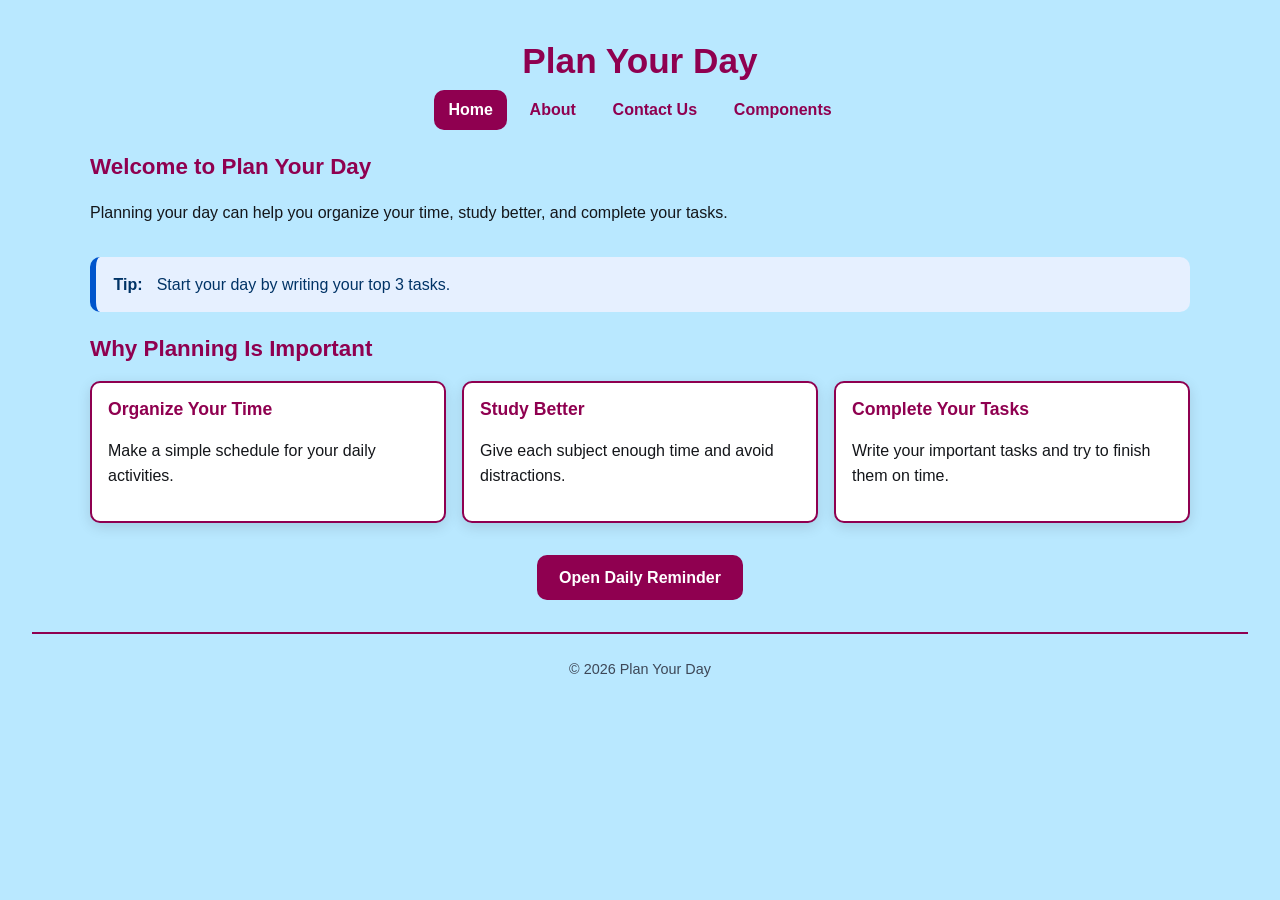
<file: index.html>
<!DOCTYPE html>
<html lang="en">
<head>
    <meta charset="UTF-8">
    <meta name="viewport" content="width=device-width, initial-scale=1.0">
    <meta name="description" content="Plan Your Day - organize your time, study better, and complete your tasks.">
    <meta name="theme-color" content="#8f0050">
    <title>Plan Your Day - Home</title>
    <link rel="stylesheet" href="stylesheet.css">
</head>

<body>

    <a href="#main" class="skip-link">Skip to main content</a>

    <header>
        <h1>Plan Your Day</h1>

        <nav aria-label="Main navigation">
            <a href="index.html" aria-current="page">Home</a>
            <a href="about.html">About</a>
            <a href="contact.html">Contact Us</a>
            <a href="components.html">Components</a>
        </nav>
    </header>

    <main id="main">

        <section aria-labelledby="welcome-heading">
            <h2 id="welcome-heading">Welcome to Plan Your Day</h2>
            <p>
                Planning your day can help you organize your time,
                study better, and complete your tasks.
            </p>
        </section>

        <div class="alert alert-info" role="status">
            <strong>Tip:</strong>&nbsp;Start your day by writing your top 3 tasks.
        </div>

        <section aria-labelledby="why-heading">
            <h2 id="why-heading">Why Planning Is Important</h2>

            <div class="grid">
                <article class="card">
                    <h3>Organize Your Time</h3>
                    <p>Make a simple schedule for your daily activities.</p>
                </article>

                <article class="card">
                    <h3>Study Better</h3>
                    <p>Give each subject enough time and avoid distractions.</p>
                </article>

                <article class="card">
                    <h3>Complete Your Tasks</h3>
                    <p>Write your important tasks and try to finish them on time.</p>
                </article>
            </div>
        </section>

        <p class="center">
            <a href="#modal" class="btn">Open Daily Reminder</a>
        </p>

        <div id="modal" class="modal" role="dialog" aria-labelledby="modal-title">
            <a href="#main" class="modal-backdrop" aria-label="Close modal" tabindex="-1"></a>
            <div class="modal-content">
                <h2 id="modal-title">Daily Reminder</h2>
                <p>Don't forget to review your plan at the end of the day!</p>
                <div class="modal-actions">
                    <a href="#main" class="btn" aria-label="Close modal">Close</a>
                </div>
            </div>
        </div>

    </main>

    <footer>
        <p>&copy; 2026 Plan Your Day</p>
    </footer>

</body>
</html>
</file>
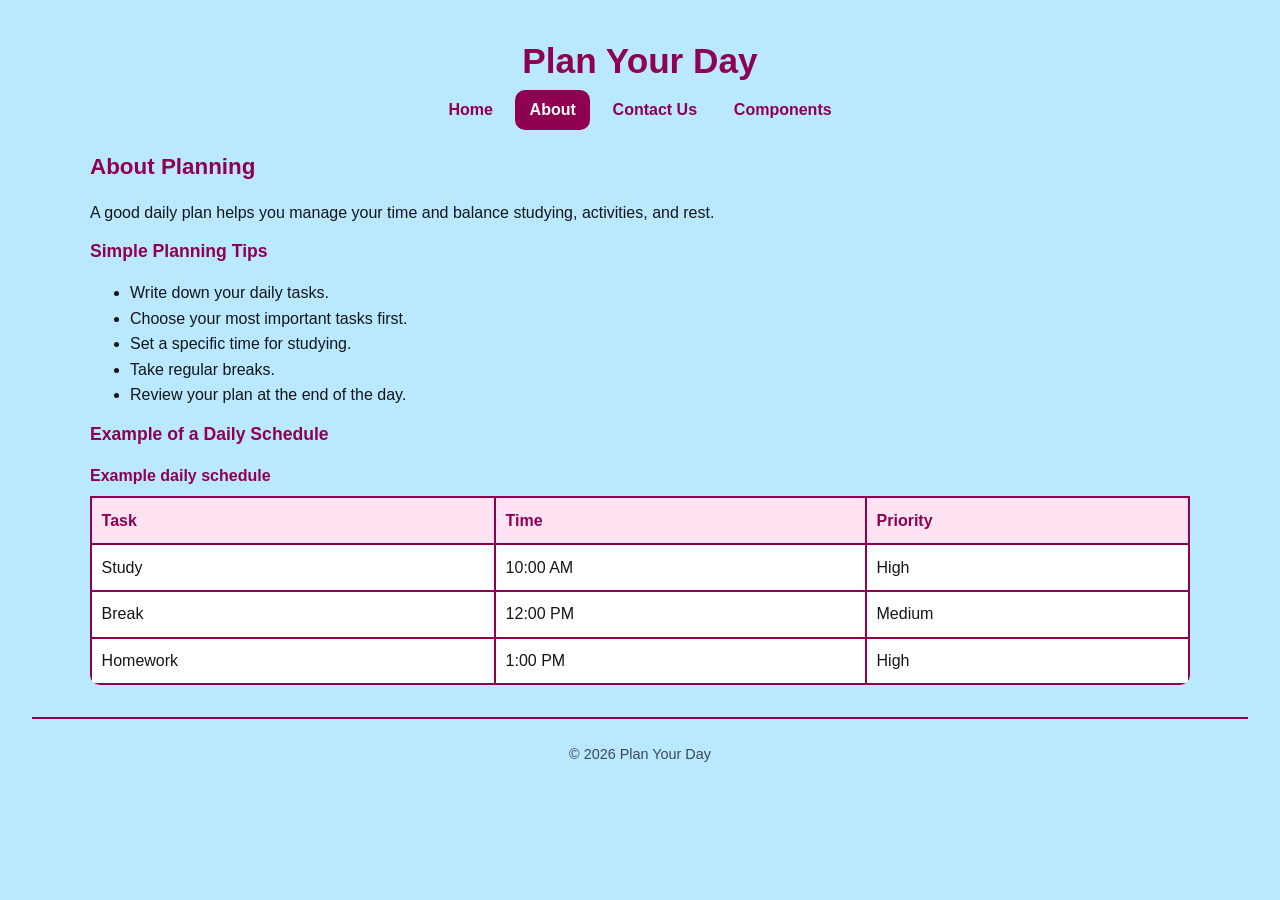
<file: about.html>
<!DOCTYPE html>
<html lang="en">
<head>
    <meta charset="UTF-8">
    <meta name="viewport" content="width=device-width, initial-scale=1.0">
    <meta name="description" content="About planning your day effectively.">
    <meta name="theme-color" content="#8f0050">
    <title>Plan Your Day - About</title>
    <link rel="stylesheet" href="stylesheet.css">
</head>

<body>

    <a href="#main" class="skip-link">Skip to main content</a>

    <header>
        <h1>Plan Your Day</h1>

        <nav aria-label="Main navigation">
            <a href="index.html">Home</a>
            <a href="about.html" aria-current="page">About</a>
            <a href="contact.html">Contact Us</a>
            <a href="components.html">Components</a>
        </nav>
    </header>

    <main id="main">

        <h2>About Planning</h2>
        <p>
            A good daily plan helps you manage your time
            and balance studying, activities, and rest.
        </p>

        <h3>Simple Planning Tips</h3>
        <ul>
            <li>Write down your daily tasks.</li>
            <li>Choose your most important tasks first.</li>
            <li>Set a specific time for studying.</li>
            <li>Take regular breaks.</li>
            <li>Review your plan at the end of the day.</li>
        </ul>

        <h3>Example of a Daily Schedule</h3>

        <div class="table-wrap">
            <table>
                <caption>Example daily schedule</caption>
                <thead>
                    <tr>
                        <th scope="col">Task</th>
                        <th scope="col">Time</th>
                        <th scope="col">Priority</th>
                    </tr>
                </thead>
                <tbody>
                    <tr><td>Study</td><td>10:00 AM</td><td>High</td></tr>
                    <tr><td>Break</td><td>12:00 PM</td><td>Medium</td></tr>
                    <tr><td>Homework</td><td>1:00 PM</td><td>High</td></tr>
                </tbody>
            </table>
        </div>

    </main>

    <footer>
        <p>&copy; 2026 Plan Your Day</p>
    </footer>

</body>
</html>
</file>
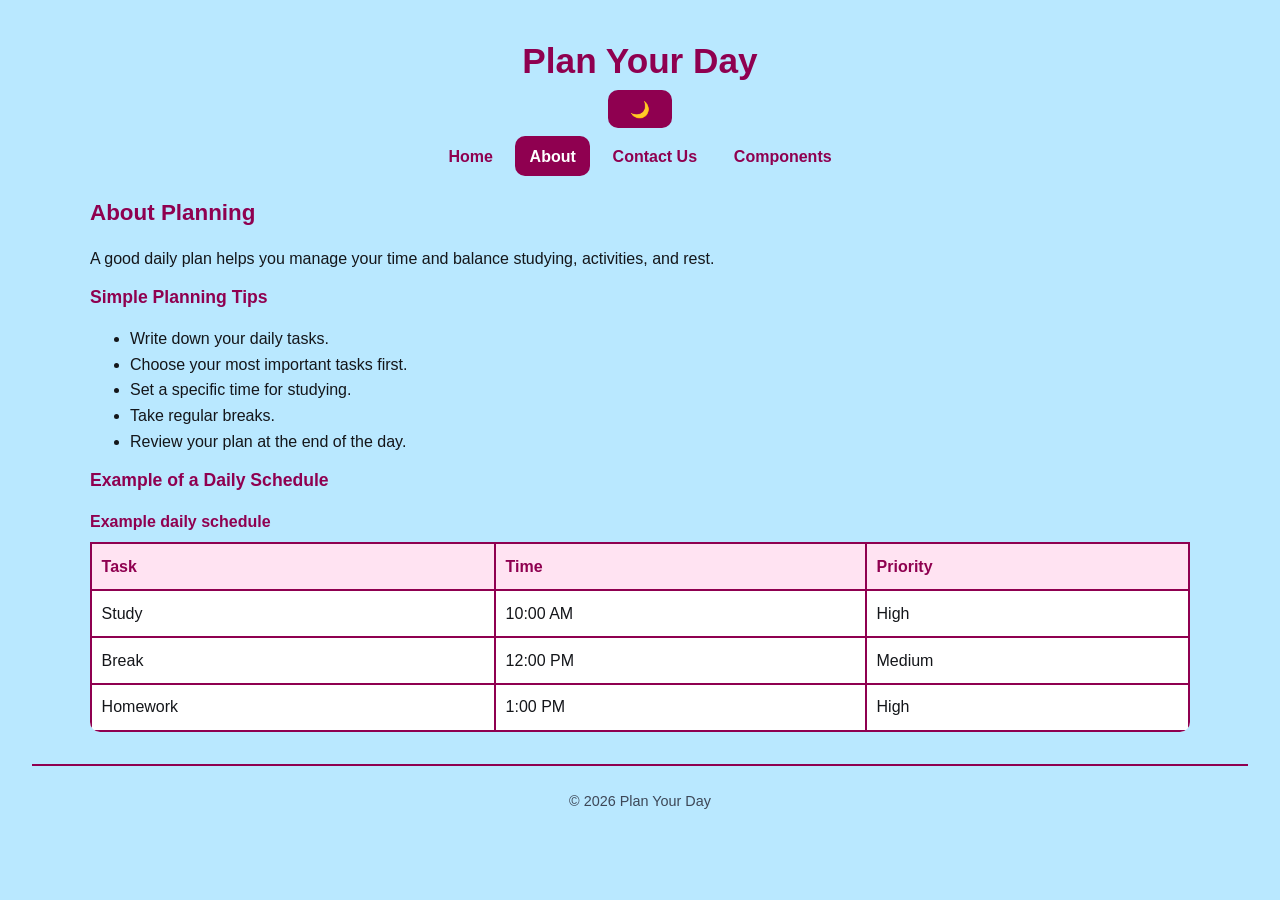
<file: about.html.html>
<!DOCTYPE html>
<html lang="en">
<head>
    <meta charset="UTF-8">
    <meta name="viewport" content="width=device-width, initial-scale=1.0">
    <meta name="description" content="About planning your day effectively.">
    <title>Plan Your Day - About</title>
    <link rel="stylesheet" href="stylesheet.css">
</head>

<body>

    <a href="#main" class="skip-link">Skip to main content</a>

    <header role="banner">
        <h1>Plan Your Day</h1>

        <button id="theme-toggle" class="theme-toggle" type="button"
                aria-label="Toggle dark mode" title="Toggle dark mode">🌙</button>

        <nav aria-label="Main navigation">
            <a href="index.html">Home</a>
            <a href="about.html" aria-current="page">About</a>
            <a href="contact.html">Contact Us</a>
            <a href="components.html">Components</a>
        </nav>
    </header>

    <main id="main" role="main">

        <h2>About Planning</h2>
        <p>
            A good daily plan helps you manage your time
            and balance studying, activities, and rest.
        </p>

        <h3>Simple Planning Tips</h3>
        <ul>
            <li>Write down your daily tasks.</li>
            <li>Choose your most important tasks first.</li>
            <li>Set a specific time for studying.</li>
            <li>Take regular breaks.</li>
            <li>Review your plan at the end of the day.</li>
        </ul>

        <h3>Example of a Daily Schedule</h3>

        <div class="table-wrap">
            <table>
                <caption>Example daily schedule</caption>
                <thead>
                    <tr>
                        <th scope="col">Task</th>
                        <th scope="col">Time</th>
                        <th scope="col">Priority</th>
                    </tr>
                </thead>
                <tbody>
                    <tr><td>Study</td><td>10:00 AM</td><td>High</td></tr>
                    <tr><td>Break</td><td>12:00 PM</td><td>Medium</td></tr>
                    <tr><td>Homework</td><td>1:00 PM</td><td>High</td></tr>
                </tbody>
            </table>
        </div>

    </main>

    <footer role="contentinfo">
        <p>&copy; 2026 Plan Your Day</p>
    </footer>

    <script>
    (function () {
        var html = document.documentElement;
        var btn = document.getElementById('theme-toggle');
        var saved = localStorage.getItem('theme');
        if (saved === 'dark') html.classList.add('dark');
        else if (saved === 'light') html.classList.add('light');

        function updateIcon() {
            var isDark = html.classList.contains('dark') ||
                (!html.classList.contains('light') &&
                 window.matchMedia('(prefers-color-scheme: dark)').matches);
            btn.textContent = isDark ? '☀️' : '🌙';
        }

        btn.addEventListener('click', function () {
            var isDarkNow = html.classList.contains('dark') ||
                (!html.classList.contains('light') &&
                 window.matchMedia('(prefers-color-scheme: dark)').matches);
            if (isDarkNow) {
                html.classList.remove('dark');
                html.classList.add('light');
                localStorage.setItem('theme', 'light');
            } else {
                html.classList.remove('light');
                html.classList.add('dark');
                localStorage.setItem('theme', 'dark');
            }
            updateIcon();
        });

        updateIcon();
    })();
    </script>

</body>
</html>
</file>
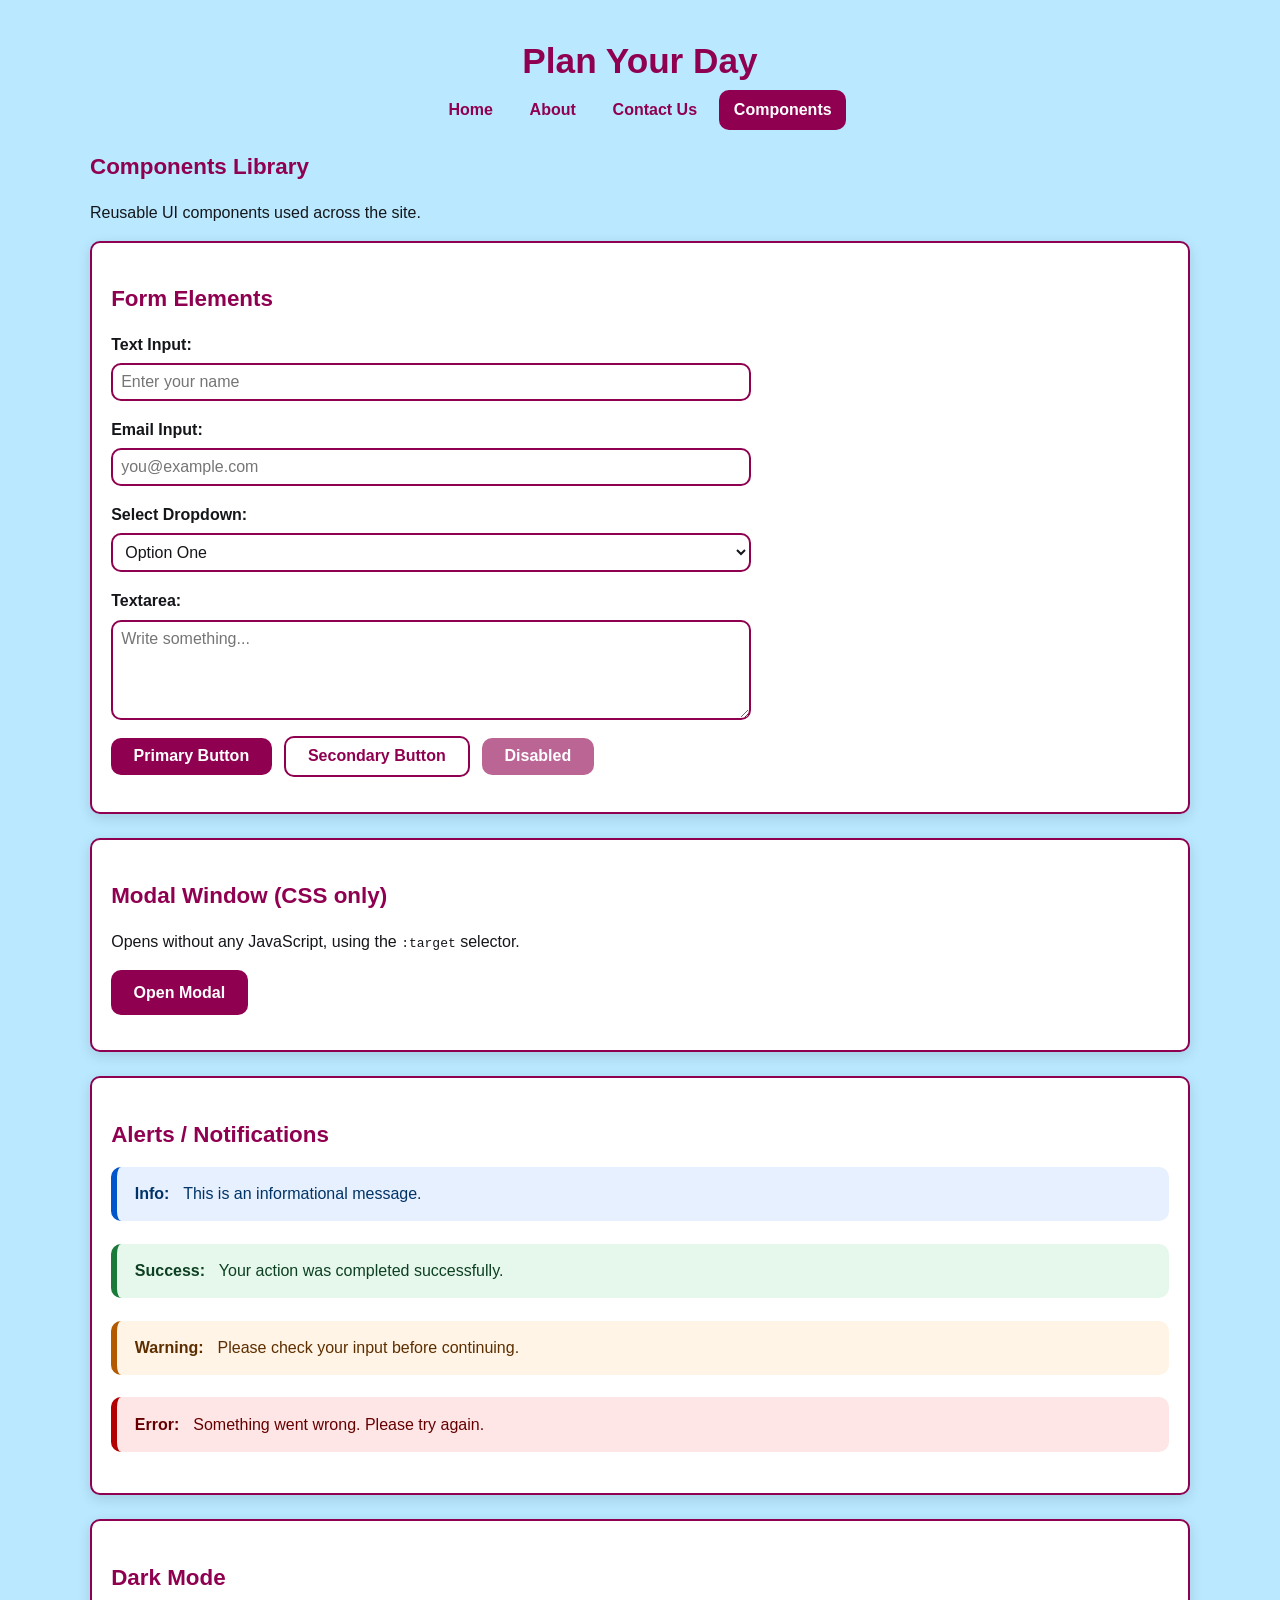
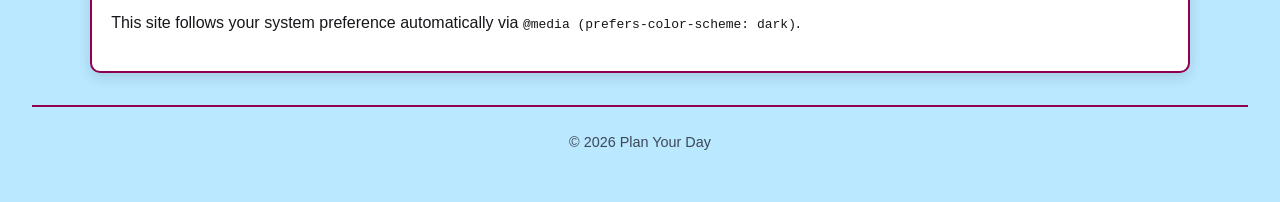
<file: components.html>
<!DOCTYPE html>
<html lang="en">
<head>
    <meta charset="UTF-8">
    <meta name="viewport" content="width=device-width, initial-scale=1.0">
    <meta name="description" content="Reusable UI components: forms, modals, alerts and dark mode.">
    <meta name="theme-color" content="#8f0050">
    <title>Plan Your Day - Components Library</title>
    <link rel="stylesheet" href="stylesheet.css">
</head>

<body>

    <a href="#main" class="skip-link">Skip to main content</a>

    <header>
        <h1>Plan Your Day</h1>

        <nav aria-label="Main navigation">
            <a href="index.html">Home</a>
            <a href="about.html">About</a>
            <a href="contact.html">Contact Us</a>
            <a href="components.html" aria-current="page">Components</a>
        </nav>
    </header>

    <main id="main">

        <h2>Components Library</h2>
        <p>Reusable UI components used across the site.</p>

        <section aria-labelledby="form-heading" class="demo-block">
            <h2 id="form-heading">Form Elements</h2>

            <form action="#" method="post">

                <div class="field">
                    <label for="demo-text">Text Input:</label>
                    <input type="text" id="demo-text" name="demo-text"
                           placeholder="Enter your name" autocomplete="name">
                </div>

                <div class="field">
                    <label for="demo-email">Email Input:</label>
                    <input type="email" id="demo-email" name="demo-email"
                           placeholder="you@example.com" autocomplete="email">
                </div>

                <div class="field">
                    <label for="demo-select">Select Dropdown:</label>
                    <select id="demo-select" name="demo-select">
                        <option value="one">Option One</option>
                        <option value="two">Option Two</option>
                        <option value="three">Option Three</option>
                    </select>
                </div>

                <div class="field">
                    <label for="demo-textarea">Textarea:</label>
                    <textarea id="demo-textarea" name="demo-textarea"
                              rows="4" placeholder="Write something..."></textarea>
                </div>

                <div class="demo-row">
                    <button type="submit" class="btn">Primary Button</button>
                    <button type="button" class="btn btn-secondary">Secondary Button</button>
                    <button type="button" class="btn" disabled>Disabled</button>
                </div>

            </form>
        </section>

        <section aria-labelledby="modal-heading" class="demo-block">
            <h2 id="modal-heading">Modal Window (CSS only)</h2>
            <p>Opens without any JavaScript, using the <code>:target</code> selector.</p>

            <div class="demo-row">
                <a href="#modal-demo" class="btn">Open Modal</a>
            </div>

            <div id="modal-demo" class="modal"
                 role="dialog" aria-labelledby="modal-demo-title">
                <a href="#main" class="modal-backdrop" aria-label="Close modal" tabindex="-1"></a>
                <div class="modal-content">
                    <h2 id="modal-demo-title">Modal Title</h2>
                    <p>This is a modal window built using CSS only. Click Close or outside to dismiss.</p>
                    <div class="modal-actions">
                        <a href="#main" class="btn" aria-label="Close modal">Close</a>
                    </div>
                </div>
            </div>
        </section>

        <section aria-labelledby="alerts-heading" class="demo-block">
            <h2 id="alerts-heading">Alerts / Notifications</h2>

            <div class="alert alert-info" role="status">
                <strong>Info:</strong>&nbsp;This is an informational message.
            </div>

            <div class="alert alert-success" role="status">
                <strong>Success:</strong>&nbsp;Your action was completed successfully.
            </div>

            <div class="alert alert-warning" role="status">
                <strong>Warning:</strong>&nbsp;Please check your input before continuing.
            </div>

            <div class="alert alert-error" role="alert">
                <strong>Error:</strong>&nbsp;Something went wrong. Please try again.
            </div>
        </section>

        <section aria-labelledby="dark-heading" class="demo-block">
            <h2 id="dark-heading">Dark Mode</h2>
            <p>This site follows your system preference automatically via
                <code>@media (prefers-color-scheme: dark)</code>.</p>
        </section>

    </main>

    <footer>
        <p>&copy; 2026 Plan Your Day</p>
    </footer>

</body>
</html>
</file>
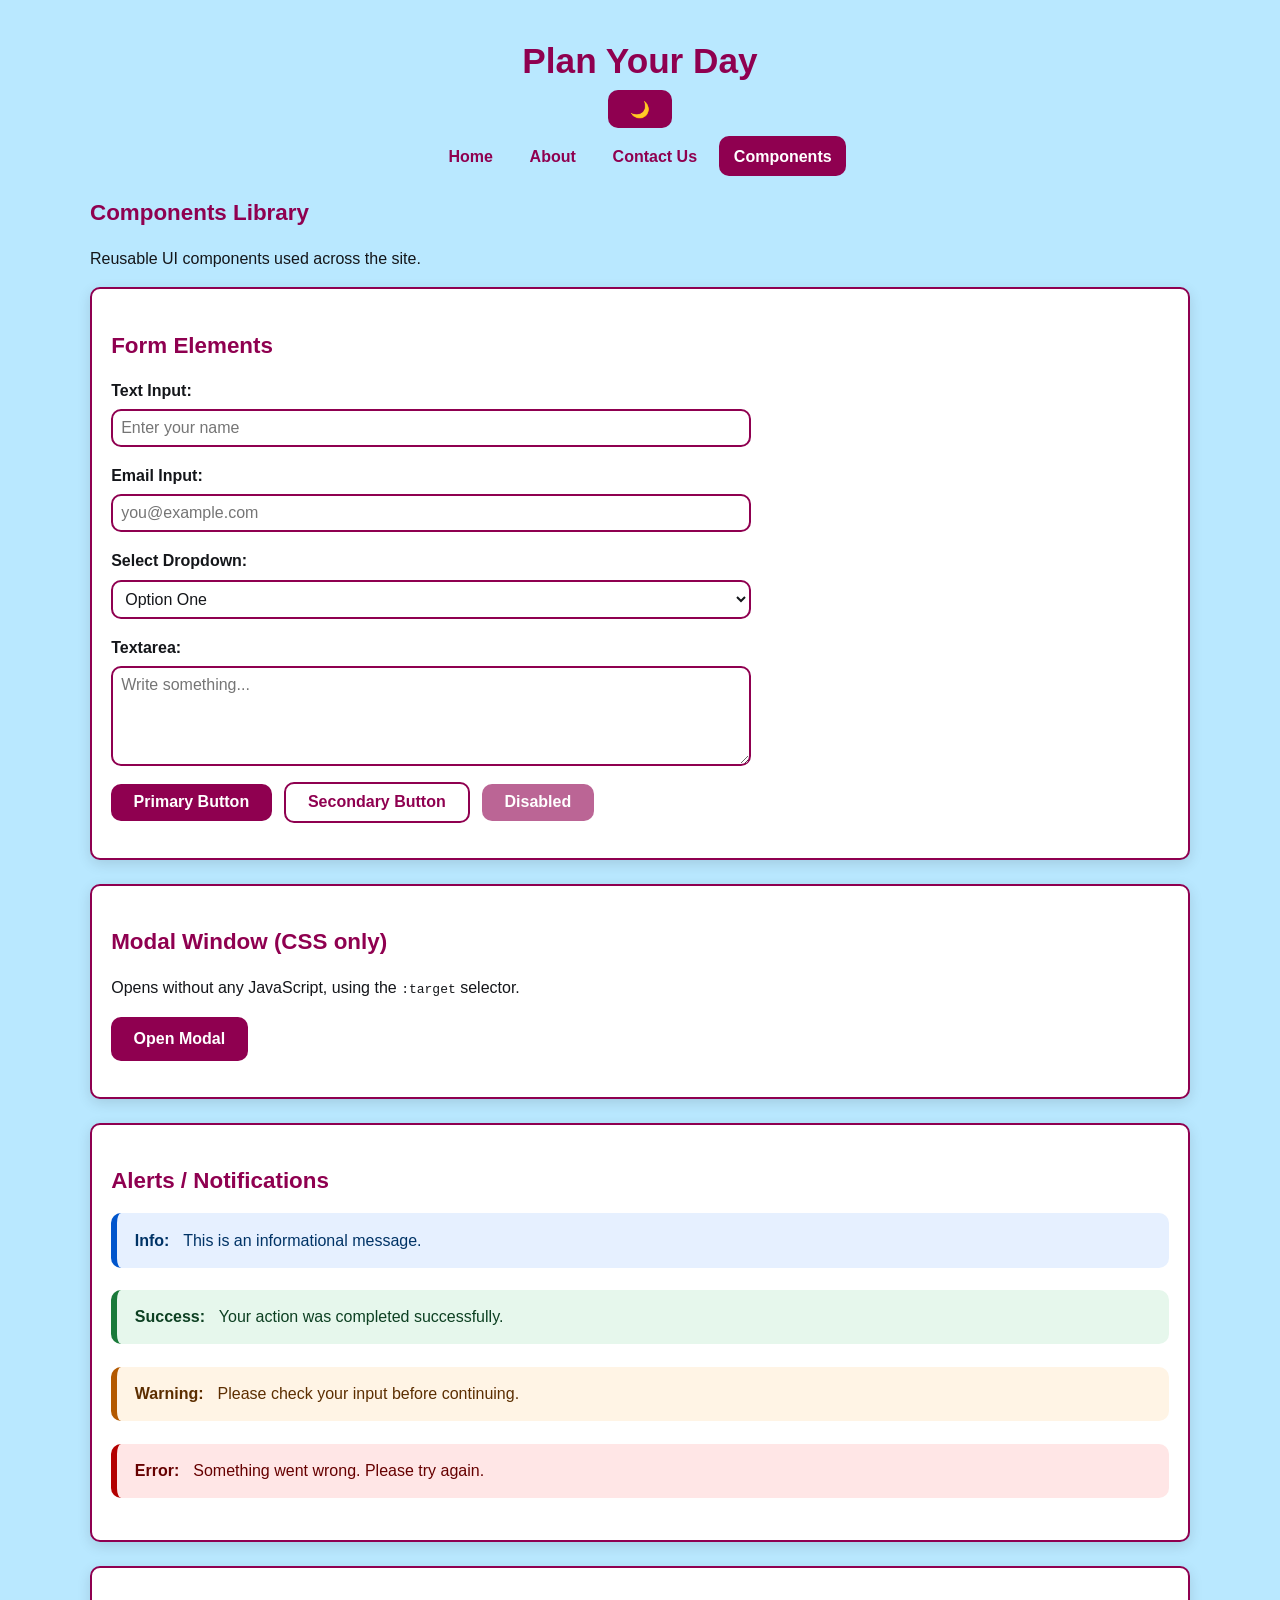
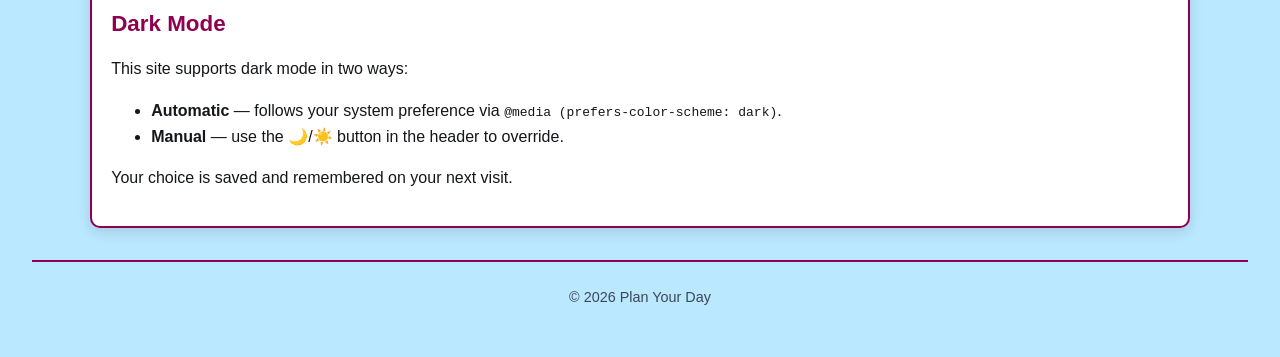
<file: components.html.html>
<!DOCTYPE html>
<html lang="en">
<head>
    <meta charset="UTF-8">
    <meta name="viewport" content="width=device-width, initial-scale=1.0">
    <meta name="description" content="Reusable UI components: forms, modals, alerts and dark mode.">
    <title>Plan Your Day - Components Library</title>
    <link rel="stylesheet" href="stylesheet.css">
</head>

<body>

    <a href="#main" class="skip-link">Skip to main content</a>

    <header role="banner">
        <h1>Plan Your Day</h1>

        <button id="theme-toggle" class="theme-toggle" type="button"
                aria-label="Toggle dark mode" title="Toggle dark mode">🌙</button>

        <nav aria-label="Main navigation">
            <a href="index.html">Home</a>
            <a href="about.html">About</a>
            <a href="contact.html">Contact Us</a>
            <a href="components.html" aria-current="page">Components</a>
        </nav>
    </header>

    <main id="main" role="main">

        <h2>Components Library</h2>
        <p>Reusable UI components used across the site.</p>

        <section aria-labelledby="form-heading" class="demo-block">
            <h2 id="form-heading">Form Elements</h2>

            <form action="#" method="post">

                <div class="field">
                    <label for="demo-text">Text Input:</label>
                    <input type="text" id="demo-text" name="demo-text"
                           placeholder="Enter your name">
                </div>

                <div class="field">
                    <label for="demo-email">Email Input:</label>
                    <input type="email" id="demo-email" name="demo-email"
                           placeholder="you@example.com">
                </div>

                <div class="field">
                    <label for="demo-select">Select Dropdown:</label>
                    <select id="demo-select" name="demo-select">
                        <option value="one">Option One</option>
                        <option value="two">Option Two</option>
                        <option value="three">Option Three</option>
                    </select>
                </div>

                <div class="field">
                    <label for="demo-textarea">Textarea:</label>
                    <textarea id="demo-textarea" name="demo-textarea"
                              rows="4" placeholder="Write something..."></textarea>
                </div>

                <div class="demo-row">
                    <button type="submit" class="btn">Primary Button</button>
                    <button type="button" class="btn btn-secondary">Secondary Button</button>
                    <button type="button" class="btn" disabled>Disabled</button>
                </div>

            </form>
        </section>

        <section aria-labelledby="modal-heading" class="demo-block">
            <h2 id="modal-heading">Modal Window (CSS only)</h2>
            <p>Opens without any JavaScript, using the <code>:target</code> selector.</p>

            <div class="demo-row">
                <a href="#modal-demo" class="btn">Open Modal</a>
            </div>

            <div id="modal-demo" class="modal"
                 role="dialog" aria-modal="true" aria-labelledby="modal-demo-title">
                <a href="#" class="modal-backdrop" aria-hidden="true" tabindex="-1"></a>
                <div class="modal-content">
                    <h2 id="modal-demo-title">Modal Title</h2>
                    <p>This is a modal window built using CSS only. Click Close or outside to dismiss.</p>
                    <div class="modal-actions">
                        <a href="#" class="btn" aria-label="Close modal">Close</a>
                    </div>
                </div>
            </div>
        </section>

        <section aria-labelledby="alerts-heading" class="demo-block">
            <h2 id="alerts-heading">Alerts / Notifications</h2>

            <div class="alert alert-info" role="status">
                <strong>Info:</strong>&nbsp;This is an informational message.
            </div>

            <div class="alert alert-success" role="status">
                <strong>Success:</strong>&nbsp;Your action was completed successfully.
            </div>

            <div class="alert alert-warning" role="status">
                <strong>Warning:</strong>&nbsp;Please check your input before continuing.
            </div>

            <div class="alert alert-error" role="alert">
                <strong>Error:</strong>&nbsp;Something went wrong. Please try again.
            </div>
        </section>

        <section aria-labelledby="dark-heading" class="demo-block">
            <h2 id="dark-heading">Dark Mode</h2>
            <p>This site supports dark mode in two ways:</p>
            <ul>
                <li><strong>Automatic</strong> — follows your system preference via
                    <code>@media (prefers-color-scheme: dark)</code>.</li>
                <li><strong>Manual</strong> — use the 🌙/☀️ button in the header to override.</li>
            </ul>
            <p>Your choice is saved and remembered on your next visit.</p>
        </section>

    </main>

    <footer role="contentinfo">
        <p>&copy; 2026 Plan Your Day</p>
    </footer>

    <script>
    (function () {
        var html = document.documentElement;
        var btn = document.getElementById('theme-toggle');
        var saved = localStorage.getItem('theme');
        if (saved === 'dark') html.classList.add('dark');
        else if (saved === 'light') html.classList.add('light');

        function updateIcon() {
            var isDark = html.classList.contains('dark') ||
                (!html.classList.contains('light') &&
                 window.matchMedia('(prefers-color-scheme: dark)').matches);
            btn.textContent = isDark ? '☀️' : '🌙';
        }

        btn.addEventListener('click', function () {
            var isDarkNow = html.classList.contains('dark') ||
                (!html.classList.contains('light') &&
                 window.matchMedia('(prefers-color-scheme: dark)').matches);
            if (isDarkNow) {
                html.classList.remove('dark');
                html.classList.add('light');
                localStorage.setItem('theme', 'light');
            } else {
                html.classList.remove('light');
                html.classList.add('dark');
                localStorage.setItem('theme', 'dark');
            }
            updateIcon();
        });

        updateIcon();
    })();
    </script>

</body>
</html>
</file>
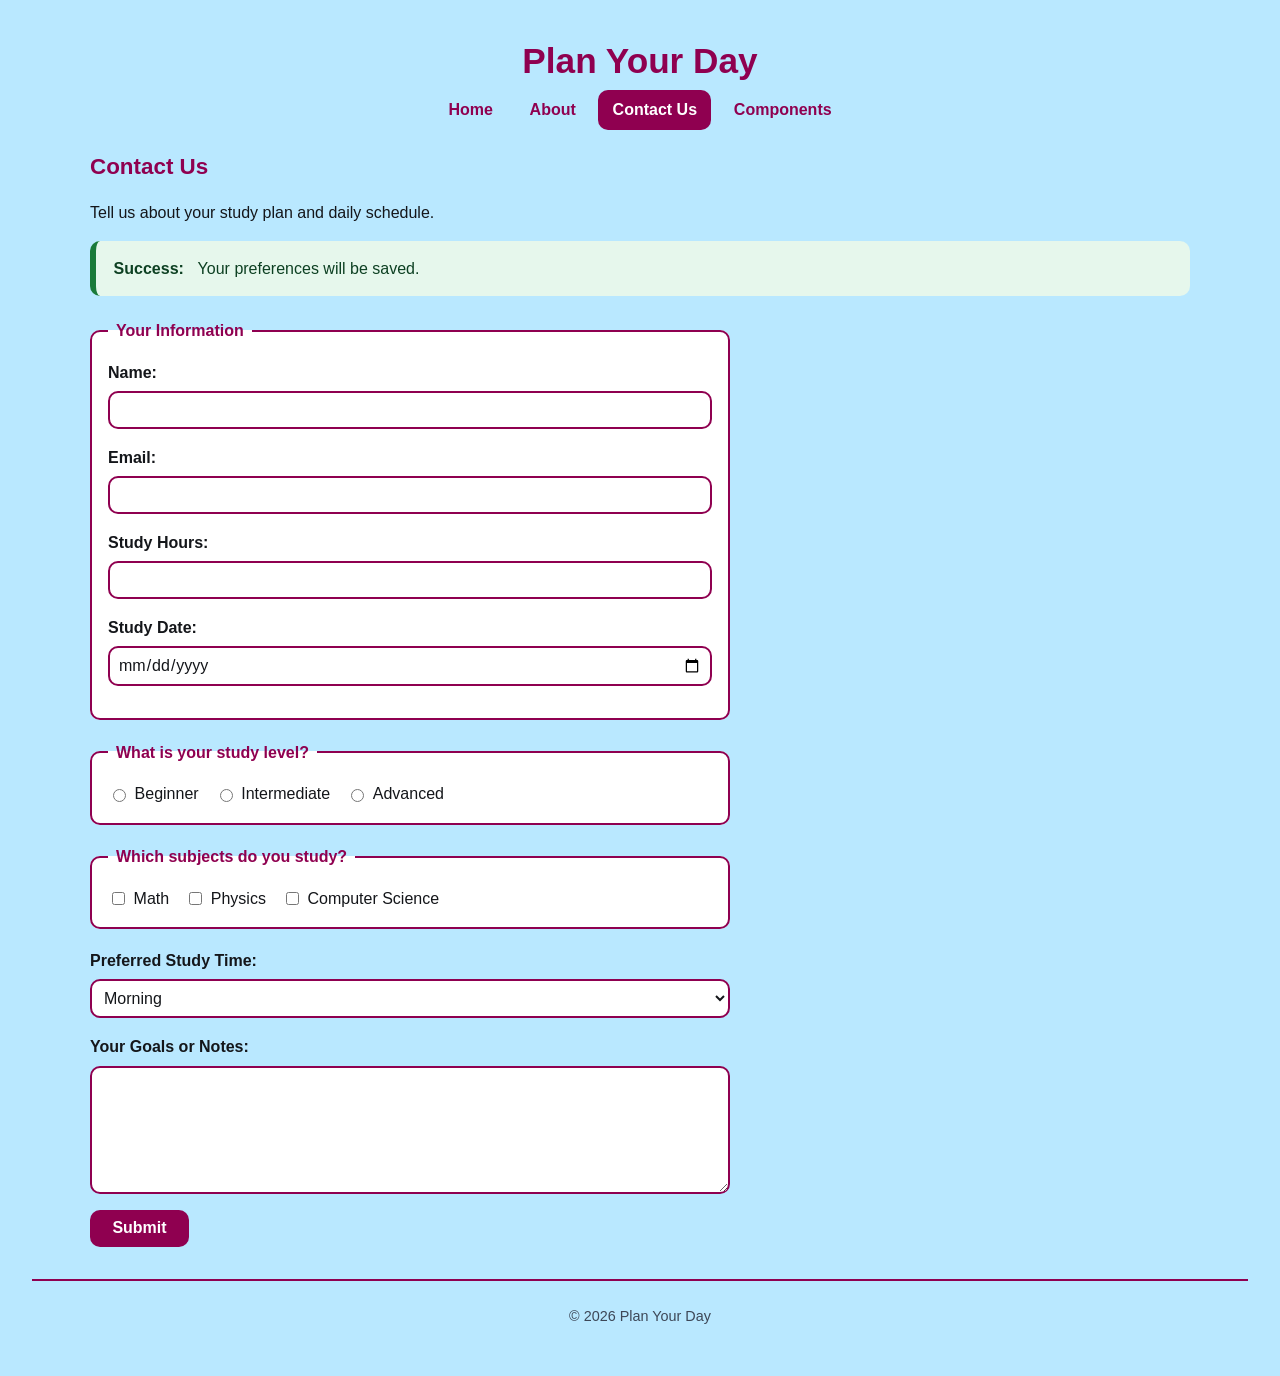
<file: contact.html>
<!DOCTYPE html>
<html lang="en">
<head>
    <meta charset="UTF-8">
    <meta name="viewport" content="width=device-width, initial-scale=1.0">
    <meta name="description" content="Contact us and share your study plan.">
    <meta name="theme-color" content="#8f0050">
    <title>Plan Your Day - Contact Us</title>
    <link rel="stylesheet" href="stylesheet.css">
</head>

<body>

    <a href="#main" class="skip-link">Skip to main content</a>

    <header>
        <h1>Plan Your Day</h1>

        <nav aria-label="Main navigation">
            <a href="index.html">Home</a>
            <a href="about.html">About</a>
            <a href="contact.html" aria-current="page">Contact Us</a>
            <a href="components.html">Components</a>
        </nav>
    </header>

    <main id="main">

        <h2>Contact Us</h2>
        <p>Tell us about your study plan and daily schedule.</p>

        <div class="alert alert-success" role="status">
            <strong>Success:</strong>&nbsp;Your preferences will be saved.
        </div>

        <form action="#" method="post">

            <fieldset>
                <legend>Your Information</legend>

                <div class="field">
                    <label for="name">Name:</label>
                    <input type="text" id="name" name="name" required autocomplete="name">
                </div>

                <div class="field">
                    <label for="email">Email:</label>
                    <input type="email" id="email" name="email" required autocomplete="email">
                </div>

                <div class="field">
                    <label for="hours">Study Hours:</label>
                    <input type="number" id="hours" name="hours" min="1" max="24" autocomplete="off">
                </div>

                <div class="field">
                    <label for="date">Study Date:</label>
                    <input type="date" id="date" name="date" autocomplete="off">
                </div>
            </fieldset>

            <fieldset>
                <legend>What is your study level?</legend>
                <div class="radio-group">
                    <label><input type="radio" name="level" value="beginner"> Beginner</label>
                    <label><input type="radio" name="level" value="intermediate"> Intermediate</label>
                    <label><input type="radio" name="level" value="advanced"> Advanced</label>
                </div>
            </fieldset>

            <fieldset>
                <legend>Which subjects do you study?</legend>
                <div class="check-group">
                    <label><input type="checkbox" name="subject" value="math"> Math</label>
                    <label><input type="checkbox" name="subject" value="physics"> Physics</label>
                    <label><input type="checkbox" name="subject" value="computer"> Computer Science</label>
                </div>
            </fieldset>

            <div class="field">
                <label for="time">Preferred Study Time:</label>
                <select id="time" name="time">
                    <option value="morning">Morning</option>
                    <option value="afternoon">Afternoon</option>
                    <option value="evening">Evening</option>
                    <option value="night">Night</option>
                </select>
            </div>

            <div class="field">
                <label for="message">Your Goals or Notes:</label>
                <textarea id="message" name="message" rows="6"></textarea>
            </div>

            <button type="submit" class="btn">Submit</button>

        </form>

    </main>

    <footer>
        <p>&copy; 2026 Plan Your Day</p>
    </footer>

</body>
</html>
</file>
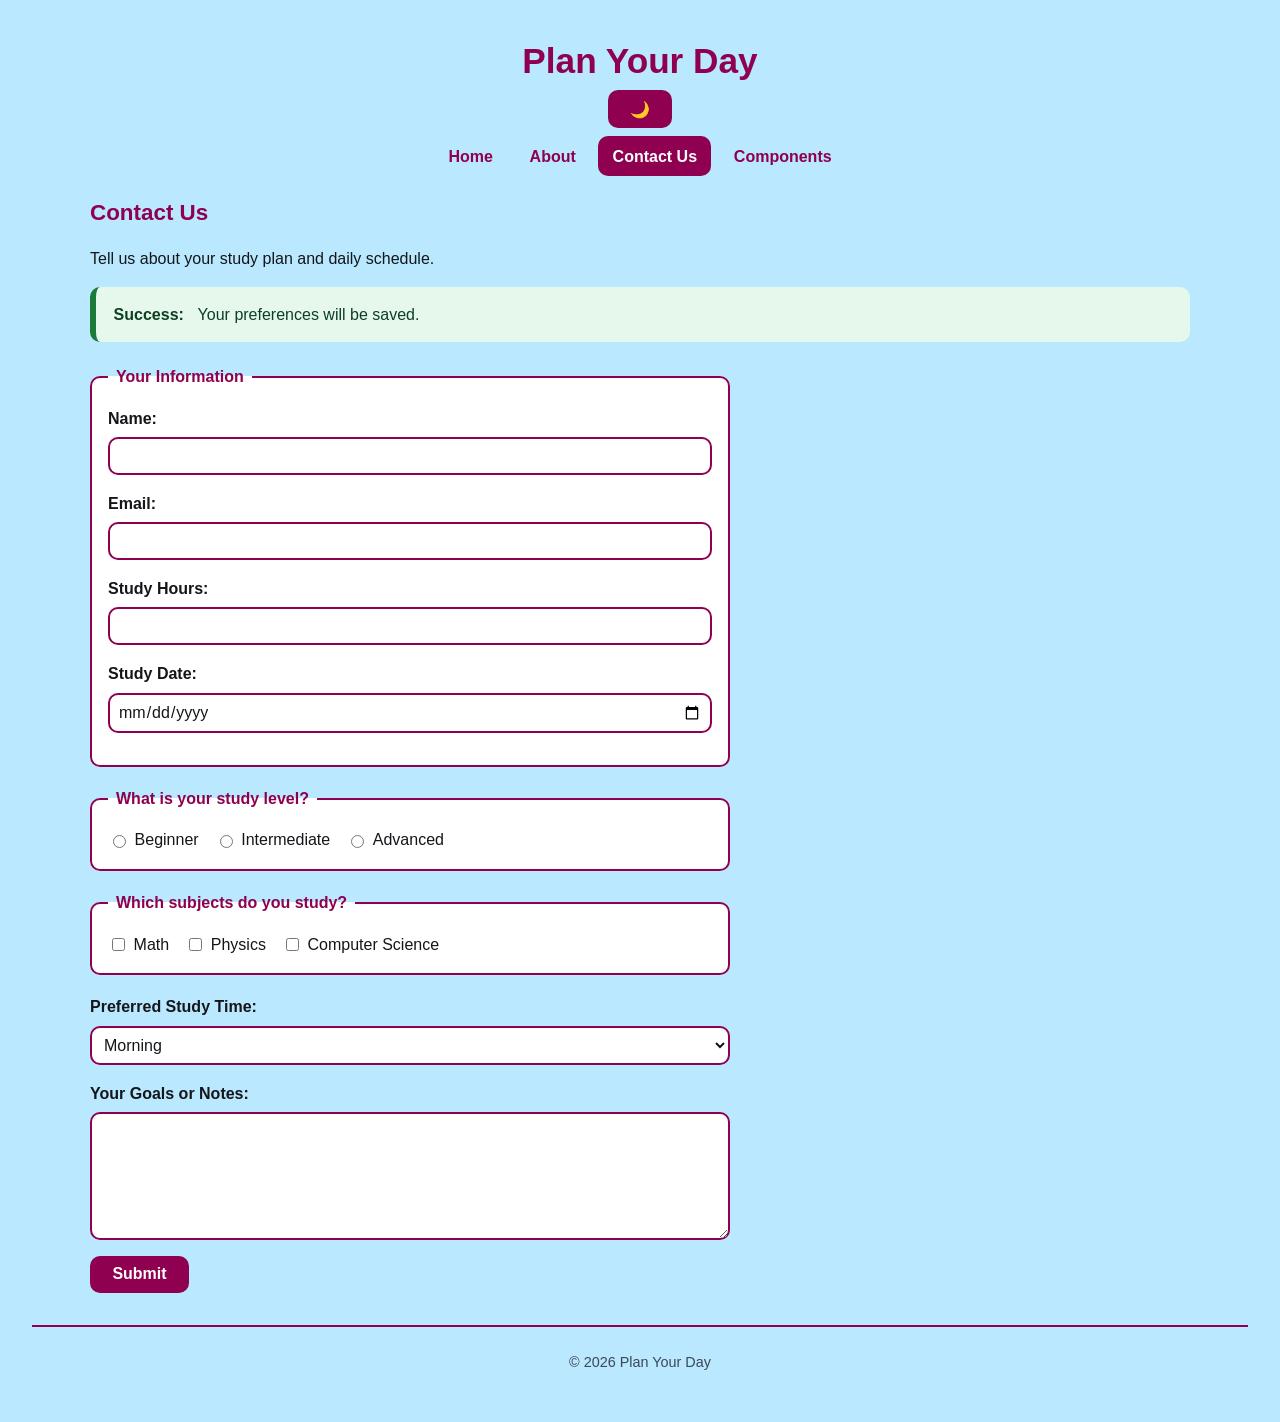
<file: contact.html.html>
<!DOCTYPE html>
<html lang="en">
<head>
    <meta charset="UTF-8">
    <meta name="viewport" content="width=device-width, initial-scale=1.0">
    <meta name="description" content="Contact us and share your study plan.">
    <title>Plan Your Day - Contact Us</title>
    <link rel="stylesheet" href="stylesheet.css">
</head>

<body>

    <a href="#main" class="skip-link">Skip to main content</a>

    <header role="banner">
        <h1>Plan Your Day</h1>

        <button id="theme-toggle" class="theme-toggle" type="button"
                aria-label="Toggle dark mode" title="Toggle dark mode">🌙</button>

        <nav aria-label="Main navigation">
            <a href="index.html">Home</a>
            <a href="about.html">About</a>
            <a href="contact.html" aria-current="page">Contact Us</a>
            <a href="components.html">Components</a>
        </nav>
    </header>

    <main id="main" role="main">

        <h2>Contact Us</h2>
        <p>Tell us about your study plan and daily schedule.</p>

        <div class="alert alert-success" role="status">
            <strong>Success:</strong>&nbsp;Your preferences will be saved.
        </div>

        <form action="#" method="post">

            <fieldset>
                <legend>Your Information</legend>

                <div class="field">
                    <label for="name">Name:</label>
                    <input type="text" id="name" name="name" required autocomplete="name">
                </div>

                <div class="field">
                    <label for="email">Email:</label>
                    <input type="email" id="email" name="email" required autocomplete="email">
                </div>

                <div class="field">
                    <label for="hours">Study Hours:</label>
                    <input type="number" id="hours" name="hours" min="1" max="24">
                </div>

                <div class="field">
                    <label for="date">Study Date:</label>
                    <input type="date" id="date" name="date">
                </div>
            </fieldset>

            <fieldset>
                <legend>What is your study level?</legend>
                <div class="radio-group">
                    <label><input type="radio" name="level" value="beginner"> Beginner</label>
                    <label><input type="radio" name="level" value="intermediate"> Intermediate</label>
                    <label><input type="radio" name="level" value="advanced"> Advanced</label>
                </div>
            </fieldset>

            <fieldset>
                <legend>Which subjects do you study?</legend>
                <div class="check-group">
                    <label><input type="checkbox" name="subject" value="math"> Math</label>
                    <label><input type="checkbox" name="subject" value="physics"> Physics</label>
                    <label><input type="checkbox" name="subject" value="computer"> Computer Science</label>
                </div>
            </fieldset>

            <div class="field">
                <label for="time">Preferred Study Time:</label>
                <select id="time" name="time">
                    <option value="morning">Morning</option>
                    <option value="afternoon">Afternoon</option>
                    <option value="evening">Evening</option>
                    <option value="night">Night</option>
                </select>
            </div>

            <div class="field">
                <label for="message">Your Goals or Notes:</label>
                <textarea id="message" name="message" rows="6"></textarea>
            </div>

            <button type="submit" class="btn">Submit</button>

        </form>

    </main>

    <footer role="contentinfo">
        <p>&copy; 2026 Plan Your Day</p>
    </footer>

    <script>
    (function () {
        var html = document.documentElement;
        var btn = document.getElementById('theme-toggle');
        var saved = localStorage.getItem('theme');
        if (saved === 'dark') html.classList.add('dark');
        else if (saved === 'light') html.classList.add('light');

        function updateIcon() {
            var isDark = html.classList.contains('dark') ||
                (!html.classList.contains('light') &&
                 window.matchMedia('(prefers-color-scheme: dark)').matches);
            btn.textContent = isDark ? '☀️' : '🌙';
        }

        btn.addEventListener('click', function () {
            var isDarkNow = html.classList.contains('dark') ||
                (!html.classList.contains('light') &&
                 window.matchMedia('(prefers-color-scheme: dark)').matches);
            if (isDarkNow) {
                html.classList.remove('dark');
                html.classList.add('light');
                localStorage.setItem('theme', 'light');
            } else {
                html.classList.remove('light');
                html.classList.add('dark');
                localStorage.setItem('theme', 'dark');
            }
            updateIcon();
        });

        updateIcon();
    })();
    </script>

</body>
</html>
</file>
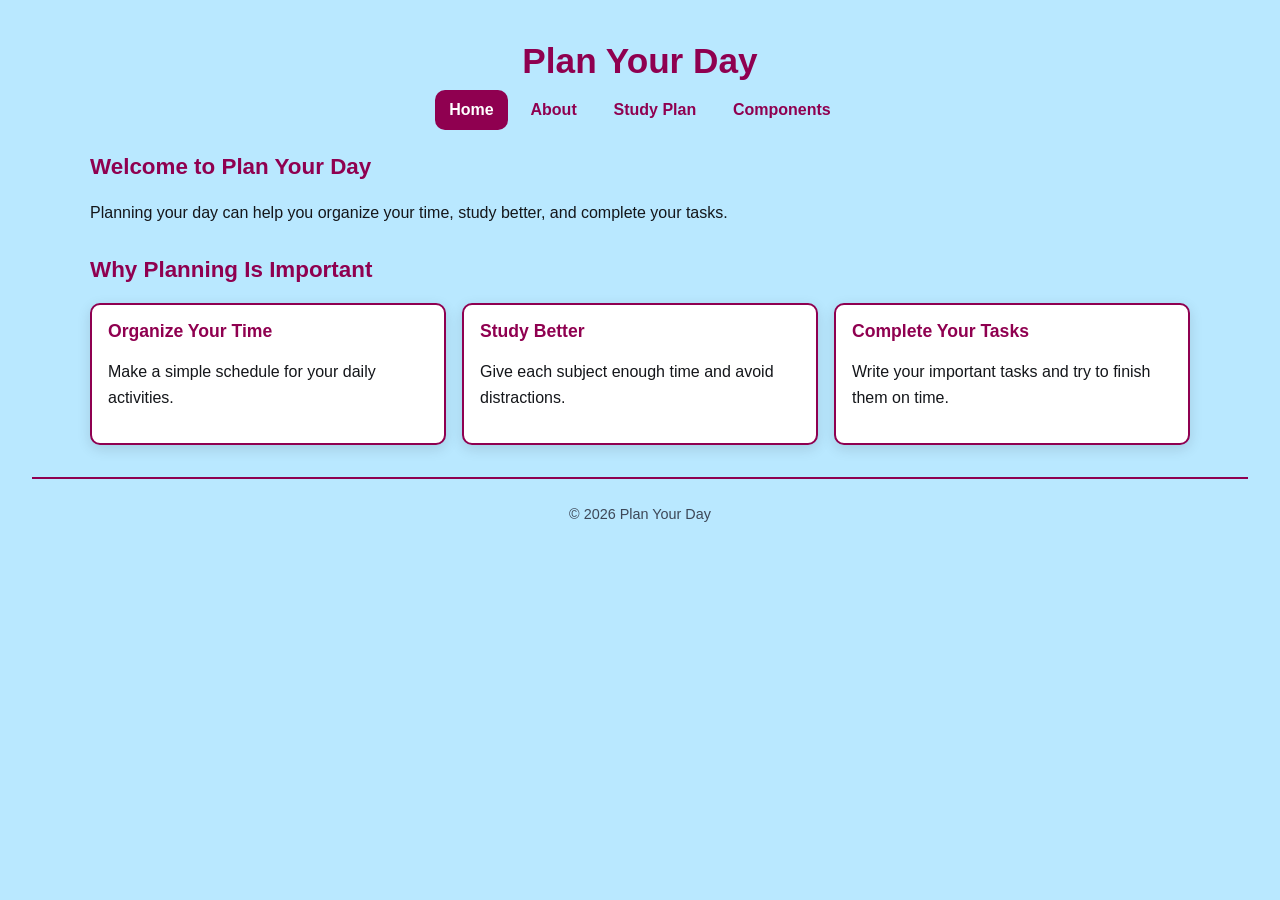
<file: index (3).html>
<!DOCTYPE html>
<html lang="en">
<head>
    <meta charset="UTF-8">
    <meta name="viewport" content="width=device-width, initial-scale=1.0">
    <title>Plan Your Day - Home</title>
    <link rel="stylesheet" href="stylesheet.css">
</head>

<body>

    <a class="skip-link" href="#main">Skip to content</a>

    <header>
        <h1>Plan Your Day</h1>

        <nav aria-label="Main">
            <a href="index.html" aria-current="page">Home</a>
            <a href="about.html">About</a>
            <a href="contact.html">Study Plan</a>
            <a href="components.html">Components</a>
        </nav>
    </header>

    <main id="main">

        <section>
            <h2>Welcome to Plan Your Day</h2>

            <p>
                Planning your day can help you organize your time,
                study better, and complete your tasks.
            </p>
        </section>

        <section aria-labelledby="why-h">
            <h2 id="why-h">Why Planning Is Important</h2>
            <div class="grid">

            <article class="card">
                <h3>Organize Your Time</h3>
                <p>
                    Make a simple schedule for your daily activities.
                </p>
            </article>

            <article class="card">
                <h3>Study Better</h3>
                <p>
                    Give each subject enough time and avoid distractions.
                </p>
            </article>

            <article class="card">
                <h3>Complete Your Tasks</h3>
                <p>
                    Write your important tasks and try to finish them on time.
                </p>
            </article>
            </div>

        </section>

    </main>

    <footer>
        <p>&copy; 2026 Plan Your Day</p>
    </footer>

</body>
</html>
</file>
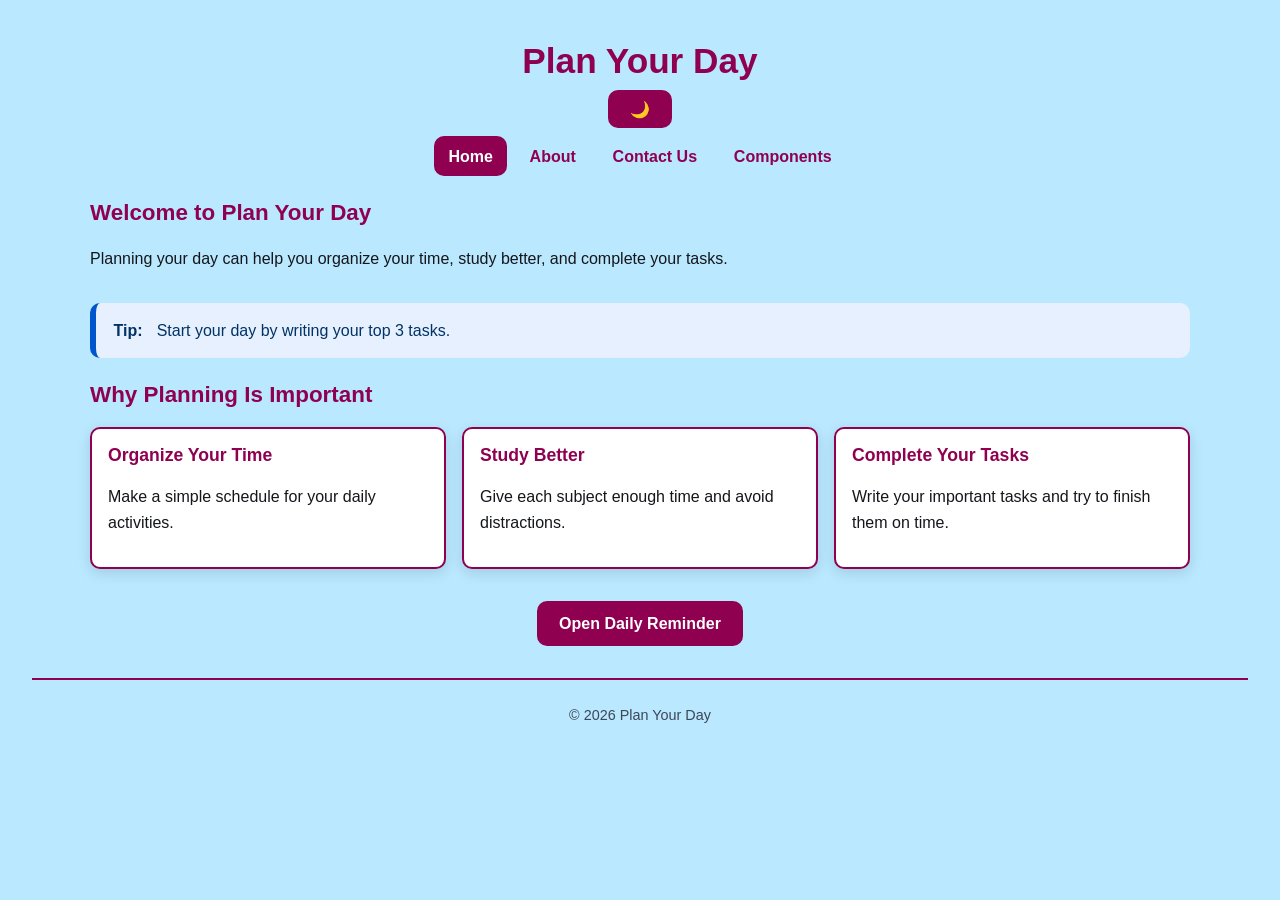
<file: index.html.html>
<!DOCTYPE html>
<html lang="en">
<head>
    <meta charset="UTF-8">
    <meta name="viewport" content="width=device-width, initial-scale=1.0">
    <meta name="description" content="Plan Your Day - organize your time, study better, and complete your tasks.">
    <title>Plan Your Day - Home</title>
    <link rel="stylesheet" href="stylesheet.css">
</head>

<body>

    <a href="#main" class="skip-link">Skip to main content</a>

    <header role="banner">
        <h1>Plan Your Day</h1>

        <button id="theme-toggle" class="theme-toggle" type="button"
                aria-label="Toggle dark mode" title="Toggle dark mode">🌙</button>

        <nav aria-label="Main navigation">
            <a href="index.html" aria-current="page">Home</a>
            <a href="about.html">About</a>
            <a href="contact.html">Contact Us</a>
            <a href="components.html">Components</a>
        </nav>
    </header>

    <main id="main" role="main">

        <section aria-labelledby="welcome-heading">
            <h2 id="welcome-heading">Welcome to Plan Your Day</h2>
            <p>
                Planning your day can help you organize your time,
                study better, and complete your tasks.
            </p>
        </section>

        <div class="alert alert-info" role="status">
            <strong>Tip:</strong>&nbsp;Start your day by writing your top 3 tasks.
        </div>

        <section aria-labelledby="why-heading">
            <h2 id="why-heading">Why Planning Is Important</h2>

            <div class="grid">
                <article class="card">
                    <h3>Organize Your Time</h3>
                    <p>Make a simple schedule for your daily activities.</p>
                </article>

                <article class="card">
                    <h3>Study Better</h3>
                    <p>Give each subject enough time and avoid distractions.</p>
                </article>

                <article class="card">
                    <h3>Complete Your Tasks</h3>
                    <p>Write your important tasks and try to finish them on time.</p>
                </article>
            </div>
        </section>

        <p class="center">
            <a href="#modal" class="btn">Open Daily Reminder</a>
        </p>

        <div id="modal" class="modal" role="dialog" aria-modal="true" aria-labelledby="modal-title">
            <a href="#" class="modal-backdrop" aria-hidden="true" tabindex="-1"></a>
            <div class="modal-content">
                <h2 id="modal-title">Daily Reminder</h2>
                <p>Don't forget to review your plan at the end of the day!</p>
                <div class="modal-actions">
                    <a href="#" class="btn" aria-label="Close modal">Close</a>
                </div>
            </div>
        </div>

    </main>

    <footer role="contentinfo">
        <p>&copy; 2026 Plan Your Day</p>
    </footer>

    <script>
    (function () {
        var html = document.documentElement;
        var btn = document.getElementById('theme-toggle');
        var saved = localStorage.getItem('theme');
        if (saved === 'dark') html.classList.add('dark');
        else if (saved === 'light') html.classList.add('light');

        function updateIcon() {
            var isDark = html.classList.contains('dark') ||
                (!html.classList.contains('light') &&
                 window.matchMedia('(prefers-color-scheme: dark)').matches);
            btn.textContent = isDark ? '☀️' : '🌙';
        }

        btn.addEventListener('click', function () {
            var isDarkNow = html.classList.contains('dark') ||
                (!html.classList.contains('light') &&
                 window.matchMedia('(prefers-color-scheme: dark)').matches);
            if (isDarkNow) {
                html.classList.remove('dark');
                html.classList.add('light');
                localStorage.setItem('theme', 'light');
            } else {
                html.classList.remove('light');
                html.classList.add('dark');
                localStorage.setItem('theme', 'dark');
            }
            updateIcon();
        });

        updateIcon();
    })();
    </script>

</body>
</html>
</file>
<file: stylesheet.css>
:root {
    --bg: #b9e8ff;
    --surface: #ffffff;
    --text: #14161a;
    --muted: #3d4757;
    --heading: #8f0050;        
    --primary: #8f0050;
    --primary-hover: #6b003c;
    --primary-contrast: #ffffff;
    --border: #8f0050;
    --focus: #003366;
    --soft: #ffe3f2;
    --radius: 10px;
    --shadow: 0 4px 14px rgba(0, 0, 0, 0.12);
    --max-width: 1100px;
}

/* =========================================
   Auto Dark Mode (system preference)
   ========================================= */
@media (prefers-color-scheme: dark) {
    :root {
        --bg: #0f1620;
        --surface: #1b2430;
        --text: #e8eef5;
        --muted: #b8c4d2;
        --heading: #ffa8d4;
        --primary: #ffa8d4;
        --primary-hover: #ffc2e0;
        --primary-contrast: #14161a;
        --border: #ffa8d4;
        --focus: #ffd166;
        --soft: #2a3646;
        --shadow: 0 4px 14px rgba(0, 0, 0, 0.5);
    }
}

/* =========================================
   Reset + Base
   ========================================= */
* { box-sizing: border-box; }
html { scroll-behavior: smooth; }

body {
    margin: 0;
    padding: 1rem;
    background-color: var(--bg);
    color: var(--text);
    font-family: Arial, Helvetica, sans-serif;
    line-height: 1.6;
    transition: background-color 0.3s ease, color 0.3s ease;
}

h1, h2, h3 { color: var(--heading); line-height: 1.2; margin-top: 0; }
h1 { text-align: center; font-size: 1.8rem; margin-bottom: 0.5rem; }
h2 { font-size: 1.4rem; margin-top: 1.5rem; }
h3 { font-size: 1.1rem; }
p { margin: 0.5rem 0 1rem; }
a { color: var(--heading); }
a:hover { text-decoration: underline; }

a:focus-visible,
button:focus-visible,
input:focus-visible,
select:focus-visible,
textarea:focus-visible,
.btn:focus-visible {
    outline: 3px solid var(--focus);
    outline-offset: 2px;
}

/* =========================================
   Skip link
   ========================================= */
.skip-link {
    position: absolute;
    left: -9999px;
    top: 0;
    background: var(--primary);
    color: var(--primary-contrast);
    padding: 0.6rem 1rem;
    border-radius: 0 0 var(--radius) 0;
    z-index: 200;
    text-decoration: none;
}
.skip-link:focus { left: 0; }

/* =========================================
   Header + Nav
   ========================================= */
header {
    text-align: center;
    margin-bottom: 1.5rem;
    padding-top: 0.5rem;
}

nav {
    display: flex;
    flex-wrap: wrap;
    justify-content: center;
    gap: 0.5rem;
    margin-top: 0.5rem;
}

nav a {
    color: var(--heading);
    text-decoration: none;
    font-weight: bold;
    padding: 0.45rem 0.9rem;
    border-radius: var(--radius);
    transition: background 0.2s ease, color 0.2s ease;
}

nav a:hover,
nav a[aria-current="page"] {
    background-color: var(--primary);
    color: var(--primary-contrast);
    text-decoration: none;
}

/* =========================================
   Main layout
   ========================================= */
main { max-width: var(--max-width); margin: 0 auto; }
section { margin-bottom: 2rem; }

/* =========================================
   Grid: 1 → 2 → 3 columns
   ========================================= */
.grid {
    display: grid;
    grid-template-columns: 1fr;
    gap: 1rem;
}

.card {
    background-color: var(--surface);
    border: 2px solid var(--border);
    border-radius: var(--radius);
    padding: 1rem;
    box-shadow: var(--shadow);
    transition: background-color 0.3s ease, border-color 0.3s ease;
}

@media (min-width: 768px) {
    .grid { grid-template-columns: repeat(2, 1fr); }
    h1 { font-size: 2.2rem; }
}

@media (min-width: 1024px) {
    .grid { grid-template-columns: repeat(3, 1fr); }
    body { padding: 2rem; }
}

/* =========================================
   Table
   ========================================= */
.table-wrap { overflow-x: auto; }

table {
    width: 100%;
    border-collapse: collapse;
    background-color: var(--surface);
    border-radius: var(--radius);
    overflow: hidden;
}

caption {
    caption-side: top;
    text-align: left;
    padding-bottom: 0.5rem;
    font-weight: bold;
    color: var(--heading);
}

th, td {
    border: 2px solid var(--border);
    padding: 0.6rem;
    text-align: left;
}

th { background-color: var(--soft); color: var(--heading); }

/* =========================================
   Forms
   ========================================= */
form { max-width: 640px; }

fieldset {
    border: 2px solid var(--border);
    border-radius: var(--radius);
    margin: 0 0 1.2rem 0;
    padding: 1rem;
    background-color: var(--surface);
    transition: background-color 0.3s ease;
}

legend { font-weight: bold; color: var(--heading); padding: 0 0.5rem; }

.field {
    display: flex;
    flex-direction: column;
    gap: 0.35rem;
    margin-bottom: 1rem;
}

label { font-weight: bold; }

input, select, textarea {
    border: 2px solid var(--border);
    border-radius: var(--radius);
    padding: 0.5rem;
    font-size: 1rem;
    font-family: inherit;
    background-color: var(--surface);
    color: var(--text);
    width: 100%;
    transition: background-color 0.3s ease, color 0.3s ease;
}

input:focus, select:focus, textarea:focus { border-color: var(--focus); }
textarea { resize: vertical; min-height: 100px; }

.radio-group,
.check-group {
    display: flex;
    flex-wrap: wrap;
    gap: 1rem;
    align-items: center;
}

.radio-group label,
.check-group label {
    font-weight: normal;
    display: inline-flex;
    align-items: center;
    gap: 0.35rem;
}

.radio-group input,
.check-group input { width: auto; accent-color: var(--primary); }

/* =========================================
   Buttons
   ========================================= */
button,
.btn {
    display: inline-block;
    background-color: var(--primary);
    color: var(--primary-contrast);
    padding: 0.6rem 1.4rem;
    border: none;
    border-radius: var(--radius);
    font-size: 1rem;
    font-weight: bold;
    font-family: inherit;
    cursor: pointer;
    text-decoration: none;
    transition: background 0.2s ease;
}

button:hover,
.btn:hover { background-color: var(--primary-hover); text-decoration: none; }

.btn-secondary {
    background-color: transparent;
    color: var(--heading);
    border: 2px solid var(--primary);
}

.btn-secondary:hover {
    background-color: var(--primary);
    color: var(--primary-contrast);
}

button:disabled { opacity: 0.6; cursor: not-allowed; }

/* =========================================
   Alerts
   ========================================= */
.alert {
    padding: 0.9rem 1.1rem;
    border-radius: var(--radius);
    margin: 1rem 0 1.4rem;
    border-left: 6px solid;
    background-color: var(--surface);
    color: var(--text);
    display: flex;
    gap: 0.6rem;
    align-items: flex-start;
    transition: background-color 0.3s ease, color 0.3s ease;
}

.alert-info    { border-color: #0055cc; background-color: #e6f0ff; color: #003366; }
.alert-success { border-color: #1a7a3a; background-color: #e6f7ec; color: #0d4022; }
.alert-warning { border-color: #b35900; background-color: #fff4e5; color: #5c2e00; }
.alert-error   { border-color: #b30000; background-color: #ffe6e6; color: #660000; }
.alert strong { font-weight: bold; }

/* Dark-mode alerts (auto) */
@media (prefers-color-scheme: dark) {
    .alert-info    { background-color: #12294a; color: #cfe3ff; border-color: #6aa8ff; }
    .alert-success { background-color: #123a22; color: #c8f0d4; border-color: #4dd47f; }
    .alert-warning { background-color: #3d2600; color: #ffe0b3; border-color: #ffb347; }
    .alert-error   { background-color: #3d0f0f; color: #ffc9c9; border-color: #ff6b6b; }
}

/* =========================================
   CSS-only Modal
   ========================================= */
.modal {
    position: fixed;
    inset: 0;
    display: none;
    align-items: center;
    justify-content: center;
    z-index: 100;
}

.modal:target { display: flex; }

.modal-backdrop {
    position: absolute;
    inset: 0;
    background: rgba(0, 0, 0, 0.55);
    text-decoration: none;
}

.modal-content {
    position: relative;
    background: var(--surface);
    color: var(--text);
    border-radius: var(--radius);
    padding: 1.5rem;
    max-width: 480px;
    width: 90%;
    box-shadow: var(--shadow);
    z-index: 1;
}

.modal-content h2 { margin-top: 0; }

.modal-actions {
    display: flex;
    gap: 0.6rem;
    justify-content: flex-end;
    margin-top: 1rem;
}

/* =========================================
   Components page helpers
   ========================================= */
.demo-block {
    background-color: var(--surface);
    border: 2px solid var(--border);
    border-radius: var(--radius);
    padding: 1.2rem;
    margin-bottom: 1.5rem;
    box-shadow: var(--shadow);
    transition: background-color 0.3s ease, border-color 0.3s ease;
}

.demo-row {
    display: flex;
    flex-wrap: wrap;
    gap: 0.75rem;
    align-items: center;
    margin-bottom: 1rem;
}

/* =========================================
   Utility
   ========================================= */
.visually-hidden {
    position: absolute !important;
    width: 1px; height: 1px;
    padding: 0; margin: -1px;
    overflow: hidden;
    clip: rect(0,0,0,0);
    white-space: nowrap;
    border: 0;
}

.center { text-align: center; }

/* =========================================
   Footer
   ========================================= */
footer {
    text-align: center;
    margin-top: 2rem;
    padding-top: 1rem;
    border-top: 2px solid var(--border);
    color: var(--muted);
    font-size: 0.9rem;
}
</file>
